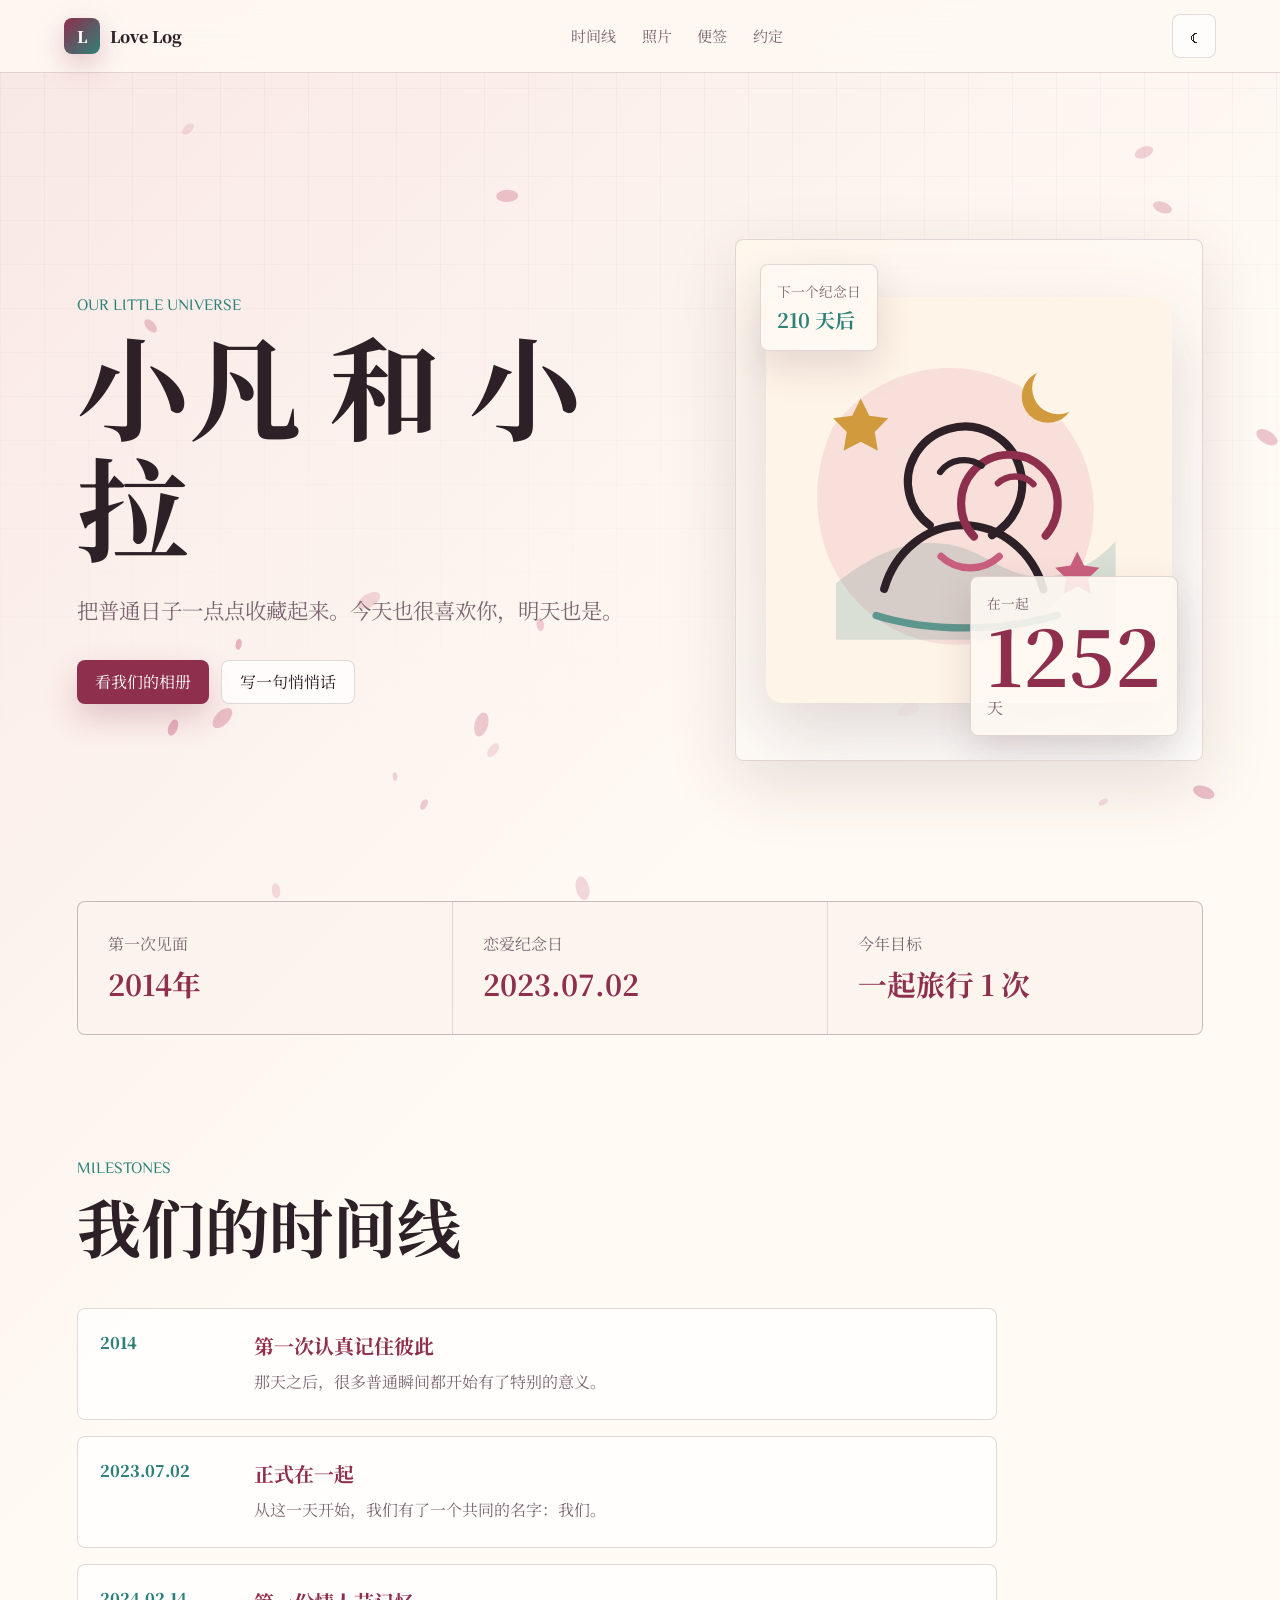
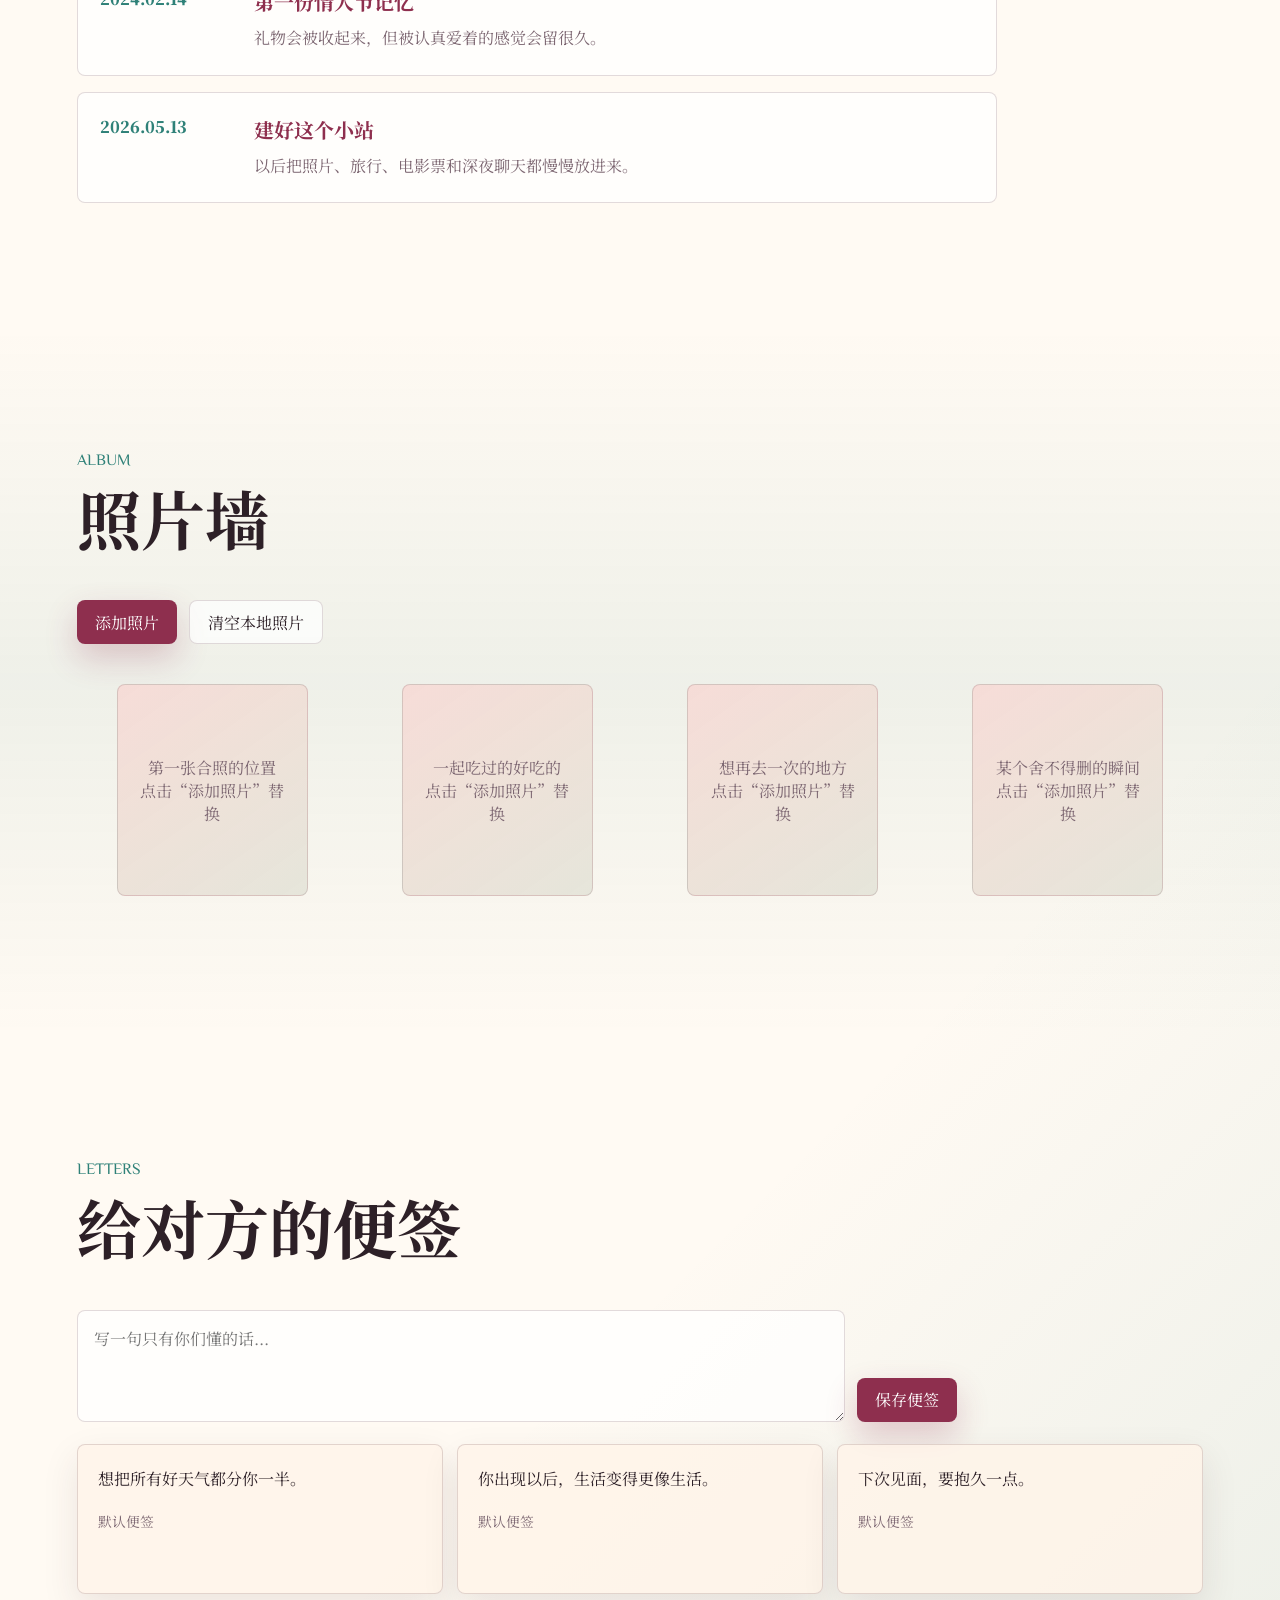
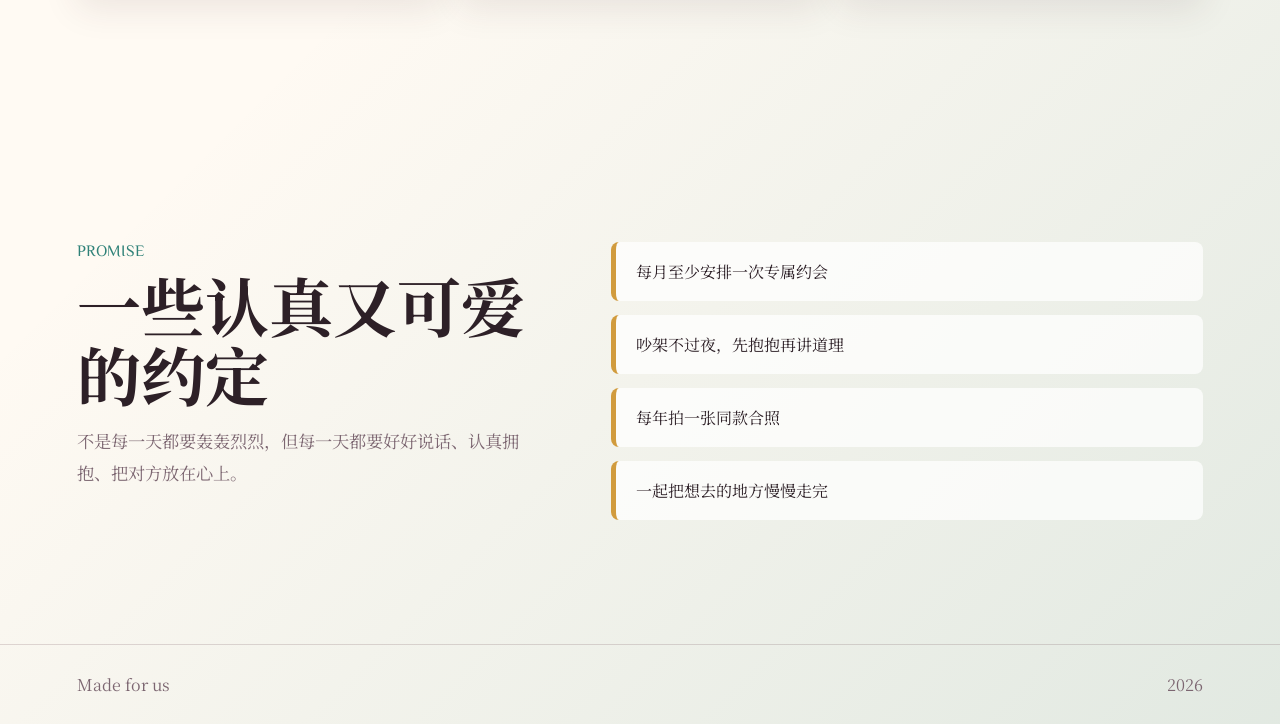
<file: index.html>
<!doctype html>
<html lang="zh-CN">
  <head>
    <meta charset="UTF-8" />
    <meta name="viewport" content="width=device-width, initial-scale=1.0" />
    <meta
      name="description"
      content="给我们两个人的恋爱纪念网站，记录相遇、纪念日、照片和悄悄话。"
    />
    <title>我们的恋爱小站</title>
    <link rel="preconnect" href="https://fonts.googleapis.com" />
    <link rel="preconnect" href="https://fonts.gstatic.com" crossorigin />
    <link
      href="https://fonts.googleapis.com/css2?family=Noto+Serif+SC:wght@500;700;900&family=ZCOOL+XiaoWei&display=swap"
      rel="stylesheet"
    />
    <link rel="stylesheet" href="./styles.css" />
  </head>
  <body>
    <canvas class="petal-canvas" id="petalCanvas" aria-hidden="true"></canvas>

    <header class="site-header">
      <a class="brand" href="#top" aria-label="回到顶部">
        <span class="brand-mark">L</span>
        <span>Love Log</span>
      </a>
      <nav class="nav" aria-label="页面导航">
        <a href="#story">时间线</a>
        <a href="#gallery">照片</a>
        <a href="#notes">便签</a>
        <a href="#promise">约定</a>
      </nav>
      <button class="icon-button" id="themeToggle" type="button" aria-label="切换主题">
        <span class="icon" aria-hidden="true">☾</span>
      </button>
    </header>

    <main id="top">
      <section class="hero-section" aria-labelledby="heroTitle">
        <div class="hero-copy">
          <p class="eyebrow">Our little universe</p>
          <h1 id="heroTitle"><span id="nameA">吴凡</span> 和 <span id="nameB">我的女朋友</span></h1>
          <p class="hero-text">
            把普通日子一点点收藏起来。今天也很喜欢你，明天也是。
          </p>
          <div class="hero-actions">
            <a class="primary-action" href="#gallery">看我们的相册</a>
            <a class="secondary-action" href="#notes">写一句悄悄话</a>
          </div>
        </div>

        <div class="cover-panel" aria-label="恋爱纪念卡片">
          <div class="cover-art">
            <img src="./assets/couple-mark.svg" alt="两个人在月光下相互靠近的插画" />
          </div>
          <div class="days-card">
            <span class="label">在一起</span>
            <strong id="daysTogether">0</strong>
            <span class="unit">天</span>
          </div>
          <div class="next-card">
            <span class="label">下一个纪念日</span>
            <strong id="anniversaryCountdown">计算中</strong>
          </div>
        </div>
      </section>

      <section class="stats-band" aria-label="恋爱数据">
        <article>
          <span>第一次见面</span>
          <strong id="firstMeetDate">2024.05.20</strong>
        </article>
        <article>
          <span>恋爱纪念日</span>
          <strong id="loveDate">2024.08.08</strong>
        </article>
        <article>
          <span>今年目标</span>
          <strong>一起旅行 1 次</strong>
        </article>
      </section>

      <section class="section story-section" id="story" aria-labelledby="storyTitle">
        <div class="section-heading">
          <p class="eyebrow">Milestones</p>
          <h2 id="storyTitle">我们的时间线</h2>
        </div>
        <div class="timeline" id="timelineList"></div>
      </section>

      <section class="section gallery-section" id="gallery" aria-labelledby="galleryTitle">
        <div class="section-heading">
          <p class="eyebrow">Album</p>
          <h2 id="galleryTitle">照片墙</h2>
        </div>
        <div class="gallery-toolbar">
          <label class="upload-button" for="photoInput">添加照片</label>
          <input id="photoInput" type="file" accept="image/*" multiple />
          <button class="ghost-button" id="clearPhotos" type="button">清空本地照片</button>
        </div>
        <div class="gallery-grid" id="galleryGrid"></div>
      </section>

      <section class="section notes-section" id="notes" aria-labelledby="notesTitle">
        <div class="section-heading">
          <p class="eyebrow">Letters</p>
          <h2 id="notesTitle">给对方的便签</h2>
        </div>
        <div class="note-composer">
          <textarea
            id="noteInput"
            maxlength="120"
            placeholder="写一句只有你们懂的话..."
            aria-label="写一条恋爱便签"
          ></textarea>
          <button class="primary-action" id="addNote" type="button">保存便签</button>
        </div>
        <div class="notes-list" id="notesList"></div>
      </section>

      <section class="section promise-section" id="promise" aria-labelledby="promiseTitle">
        <div class="promise-copy">
          <p class="eyebrow">Promise</p>
          <h2 id="promiseTitle">一些认真又可爱的约定</h2>
          <p>
            不是每一天都要轰轰烈烈，但每一天都要好好说话、认真拥抱、把对方放在心上。
          </p>
        </div>
        <ul class="promise-list">
          <li>每月至少安排一次专属约会</li>
          <li>吵架不过夜，先抱抱再讲道理</li>
          <li>每年拍一张同款合照</li>
          <li>一起把想去的地方慢慢走完</li>
        </ul>
      </section>
    </main>

    <footer class="footer">
      <span>Made for us</span>
      <span id="currentYear"></span>
    </footer>

    <script src="./script.js"></script>
  </body>
</html>
</file>
<file: styles.css>
:root {
  color-scheme: light;
  --paper: #fffaf3;
  --paper-strong: #fff4e8;
  --ink: #2d2027;
  --muted: #7c6671;
  --rose: #c95f7f;
  --rose-deep: #8e2f4e;
  --teal: #2f8178;
  --gold: #d19b3d;
  --line: rgba(94, 55, 69, 0.18);
  --shadow: 0 22px 70px rgba(73, 42, 53, 0.14);
  --card: rgba(255, 255, 255, 0.72);
}

:root[data-theme="night"] {
  color-scheme: dark;
  --paper: #18171f;
  --paper-strong: #22202b;
  --ink: #fff7ee;
  --muted: #c9b9bd;
  --rose: #ff8cac;
  --rose-deep: #ffb4c7;
  --teal: #74d1c3;
  --gold: #ffd17a;
  --line: rgba(255, 247, 238, 0.16);
  --shadow: 0 24px 80px rgba(0, 0, 0, 0.32);
  --card: rgba(35, 32, 42, 0.74);
}

* {
  box-sizing: border-box;
}

html {
  scroll-behavior: smooth;
}

body {
  min-height: 100vh;
  margin: 0;
  color: var(--ink);
  font-family: "Noto Serif SC", "Microsoft YaHei", serif;
  background:
    linear-gradient(135deg, rgba(201, 95, 127, 0.12), transparent 30%),
    linear-gradient(315deg, rgba(47, 129, 120, 0.14), transparent 32%),
    var(--paper);
}

body::before {
  position: fixed;
  inset: 0;
  z-index: -2;
  pointer-events: none;
  content: "";
  background-image:
    linear-gradient(rgba(45, 32, 39, 0.035) 1px, transparent 1px),
    linear-gradient(90deg, rgba(45, 32, 39, 0.035) 1px, transparent 1px);
  background-size: 44px 44px;
  mask-image: linear-gradient(to bottom, black, transparent 86%);
}

button,
a,
textarea {
  font: inherit;
}

a {
  color: inherit;
  text-decoration: none;
}

.petal-canvas {
  position: fixed;
  inset: 0;
  z-index: -1;
  pointer-events: none;
}

.site-header {
  position: sticky;
  top: 0;
  z-index: 10;
  display: flex;
  align-items: center;
  justify-content: space-between;
  gap: 20px;
  min-height: 72px;
  padding: 14px clamp(18px, 5vw, 72px);
  border-bottom: 1px solid var(--line);
  background: color-mix(in srgb, var(--paper) 84%, transparent);
  backdrop-filter: blur(18px);
}

.brand {
  display: inline-flex;
  align-items: center;
  gap: 10px;
  font-weight: 900;
}

.brand-mark {
  display: grid;
  width: 36px;
  height: 36px;
  place-items: center;
  color: #fff;
  border-radius: 8px;
  background: linear-gradient(135deg, var(--rose-deep), var(--teal));
  box-shadow: 0 10px 28px rgba(142, 47, 78, 0.26);
}

.nav {
  display: flex;
  align-items: center;
  gap: clamp(10px, 2vw, 28px);
  color: var(--muted);
  font-size: 0.94rem;
}

.nav a {
  padding: 8px 0;
  border-bottom: 2px solid transparent;
}

.nav a:hover {
  color: var(--ink);
  border-color: var(--rose);
}

.icon-button,
.ghost-button,
.upload-button,
.primary-action,
.secondary-action {
  min-height: 44px;
  border: 0;
  border-radius: 8px;
  cursor: pointer;
}

.icon-button {
  display: grid;
  width: 44px;
  place-items: center;
  color: var(--ink);
  border: 1px solid var(--line);
  background: var(--card);
}

.hero-section {
  display: grid;
  grid-template-columns: minmax(0, 1.02fr) minmax(300px, 0.82fr);
  align-items: center;
  gap: clamp(28px, 6vw, 82px);
  min-height: calc(100svh - 72px);
  padding: clamp(42px, 8vw, 90px) clamp(20px, 6vw, 92px) clamp(34px, 5vw, 72px);
}

.eyebrow {
  margin: 0 0 12px;
  color: var(--teal);
  font-family: "ZCOOL XiaoWei", "Noto Serif SC", serif;
  font-size: 1rem;
  text-transform: uppercase;
}

h1,
h2 {
  margin: 0;
  line-height: 1.08;
  letter-spacing: 0;
}

h1 {
  max-width: 760px;
  font-size: clamp(3rem, 9vw, 7rem);
}

h2 {
  font-size: clamp(2rem, 5vw, 4.4rem);
}

.hero-text {
  max-width: 640px;
  margin: 24px 0 0;
  color: var(--muted);
  font-size: clamp(1.06rem, 2vw, 1.34rem);
  line-height: 1.85;
}

.hero-actions,
.gallery-toolbar {
  display: flex;
  flex-wrap: wrap;
  gap: 12px;
  margin-top: 30px;
}

.primary-action,
.secondary-action,
.upload-button,
.ghost-button {
  display: inline-flex;
  align-items: center;
  justify-content: center;
  padding: 0 18px;
}

.primary-action,
.upload-button {
  color: #fff;
  background: var(--rose-deep);
  box-shadow: 0 14px 32px rgba(142, 47, 78, 0.24);
}

.secondary-action,
.ghost-button {
  color: var(--ink);
  border: 1px solid var(--line);
  background: var(--card);
}

.cover-panel {
  position: relative;
  min-height: 520px;
  padding: clamp(18px, 4vw, 30px);
  overflow: hidden;
  border: 1px solid var(--line);
  border-radius: 8px;
  background:
    linear-gradient(145deg, color-mix(in srgb, var(--paper-strong) 78%, transparent), transparent),
    var(--card);
  box-shadow: var(--shadow);
}

.cover-art {
  display: grid;
  height: 100%;
  min-height: 460px;
  place-items: center;
}

.cover-art img {
  width: min(100%, 420px);
  filter: drop-shadow(0 30px 36px rgba(62, 40, 49, 0.16));
}

.days-card,
.next-card {
  position: absolute;
  display: grid;
  gap: 4px;
  padding: 16px;
  border: 1px solid var(--line);
  border-radius: 8px;
  background: color-mix(in srgb, var(--paper) 88%, transparent);
  box-shadow: 0 16px 38px rgba(61, 35, 45, 0.14);
}

.days-card {
  right: 24px;
  bottom: 24px;
  min-width: 142px;
}

.next-card {
  top: 24px;
  left: 24px;
}

.label {
  color: var(--muted);
  font-size: 0.86rem;
}

.days-card strong {
  color: var(--rose-deep);
  font-size: clamp(2.6rem, 6vw, 4.8rem);
  line-height: 0.98;
}

.next-card strong {
  color: var(--teal);
  font-size: 1.25rem;
}

.unit {
  color: var(--muted);
}

.stats-band {
  display: grid;
  grid-template-columns: repeat(3, minmax(0, 1fr));
  gap: 1px;
  margin: 0 clamp(20px, 6vw, 92px);
  overflow: hidden;
  border: 1px solid var(--line);
  border-radius: 8px;
  background: var(--line);
}

.stats-band article {
  display: grid;
  gap: 8px;
  padding: clamp(18px, 4vw, 30px);
  background: color-mix(in srgb, var(--paper) 88%, transparent);
}

.stats-band span {
  color: var(--muted);
}

.stats-band strong {
  color: var(--rose-deep);
  font-size: clamp(1.18rem, 2.5vw, 1.8rem);
}

.section {
  padding: clamp(60px, 10vw, 124px) clamp(20px, 6vw, 92px);
}

.section-heading {
  display: grid;
  gap: 4px;
  margin-bottom: clamp(24px, 5vw, 48px);
}

.timeline {
  display: grid;
  gap: 16px;
  max-width: 920px;
}

.timeline-item {
  display: grid;
  grid-template-columns: 132px minmax(0, 1fr);
  gap: 22px;
  padding: 22px;
  border: 1px solid var(--line);
  border-radius: 8px;
  background: var(--card);
}

.timeline-date {
  color: var(--teal);
  font-weight: 900;
}

.timeline-title {
  margin: 0 0 8px;
  color: var(--rose-deep);
  font-size: 1.25rem;
}

.timeline-text {
  margin: 0;
  color: var(--muted);
  line-height: 1.8;
}

.gallery-section {
  background: linear-gradient(180deg, transparent, rgba(47, 129, 120, 0.08), transparent);
}

#photoInput {
  position: absolute;
  width: 1px;
  height: 1px;
  overflow: hidden;
  clip: rect(0, 0, 0, 0);
}

.gallery-grid {
  display: grid;
  grid-template-columns: repeat(4, minmax(0, 1fr));
  gap: 14px;
  margin-top: 24px;
}

.photo-tile {
  position: relative;
  min-height: 210px;
  overflow: hidden;
  border: 1px solid var(--line);
  border-radius: 8px;
  background:
    linear-gradient(145deg, rgba(201, 95, 127, 0.16), rgba(47, 129, 120, 0.12)),
    var(--paper-strong);
}

.photo-tile img {
  width: 100%;
  height: 100%;
  min-height: 210px;
  object-fit: cover;
  display: block;
}

.photo-placeholder {
  display: grid;
  height: 100%;
  min-height: 210px;
  place-items: center;
  padding: 20px;
  color: var(--muted);
  text-align: center;
}

.photo-caption {
  position: absolute;
  right: 10px;
  bottom: 10px;
  left: 10px;
  padding: 10px 12px;
  color: #fff;
  border-radius: 8px;
  background: rgba(45, 32, 39, 0.58);
  backdrop-filter: blur(10px);
}

.note-composer {
  display: grid;
  grid-template-columns: minmax(0, 1fr) auto;
  align-items: end;
  gap: 12px;
  max-width: 880px;
}

textarea {
  min-height: 112px;
  resize: vertical;
  padding: 16px;
  color: var(--ink);
  border: 1px solid var(--line);
  border-radius: 8px;
  outline: none;
  background: var(--card);
}

textarea:focus {
  border-color: var(--rose);
  box-shadow: 0 0 0 4px rgba(201, 95, 127, 0.16);
}

.notes-list {
  display: grid;
  grid-template-columns: repeat(3, minmax(0, 1fr));
  gap: 14px;
  margin-top: 22px;
}

.note {
  min-height: 150px;
  padding: 20px;
  border: 1px solid var(--line);
  border-radius: 8px;
  background: color-mix(in srgb, var(--paper-strong) 78%, transparent);
  box-shadow: 0 14px 36px rgba(64, 40, 48, 0.1);
}

.note p {
  margin: 0;
  line-height: 1.78;
}

.note time {
  display: block;
  margin-top: 18px;
  color: var(--muted);
  font-size: 0.86rem;
}

.promise-section {
  display: grid;
  grid-template-columns: minmax(0, 0.8fr) minmax(280px, 1fr);
  gap: clamp(22px, 5vw, 60px);
  align-items: start;
}

.promise-copy p:not(.eyebrow) {
  color: var(--muted);
  font-size: 1.08rem;
  line-height: 1.88;
}

.promise-list {
  display: grid;
  gap: 14px;
  padding: 0;
  margin: 0;
  list-style: none;
}

.promise-list li {
  padding: 18px 20px;
  border-left: 5px solid var(--gold);
  border-radius: 8px;
  background: var(--card);
}

.footer {
  display: flex;
  justify-content: space-between;
  gap: 20px;
  padding: 28px clamp(20px, 6vw, 92px);
  color: var(--muted);
  border-top: 1px solid var(--line);
}

@media (max-width: 920px) {
  .nav {
    display: none;
  }

  .hero-section,
  .promise-section {
    grid-template-columns: 1fr;
  }

  .hero-section {
    min-height: auto;
  }

  .cover-panel {
    min-height: 430px;
  }

  .cover-art {
    min-height: 380px;
  }

  .gallery-grid,
  .notes-list {
    grid-template-columns: repeat(2, minmax(0, 1fr));
  }
}

@media (max-width: 640px) {
  .site-header {
    min-height: 64px;
  }

  .brand span:last-child {
    display: none;
  }

  .hero-section {
    padding-top: 30px;
  }

  h1 {
    font-size: clamp(2.55rem, 16vw, 4.2rem);
  }

  .hero-actions,
  .gallery-toolbar {
    display: grid;
  }

  .primary-action,
  .secondary-action,
  .upload-button,
  .ghost-button {
    width: 100%;
  }

  .cover-panel {
    min-height: 360px;
    padding: 16px;
  }

  .cover-art {
    min-height: 330px;
  }

  .days-card,
  .next-card {
    position: static;
    margin-top: 12px;
  }

  .stats-band,
  .gallery-grid,
  .notes-list,
  .note-composer {
    grid-template-columns: 1fr;
  }

  .timeline-item {
    grid-template-columns: 1fr;
    gap: 8px;
  }
}
</file>
